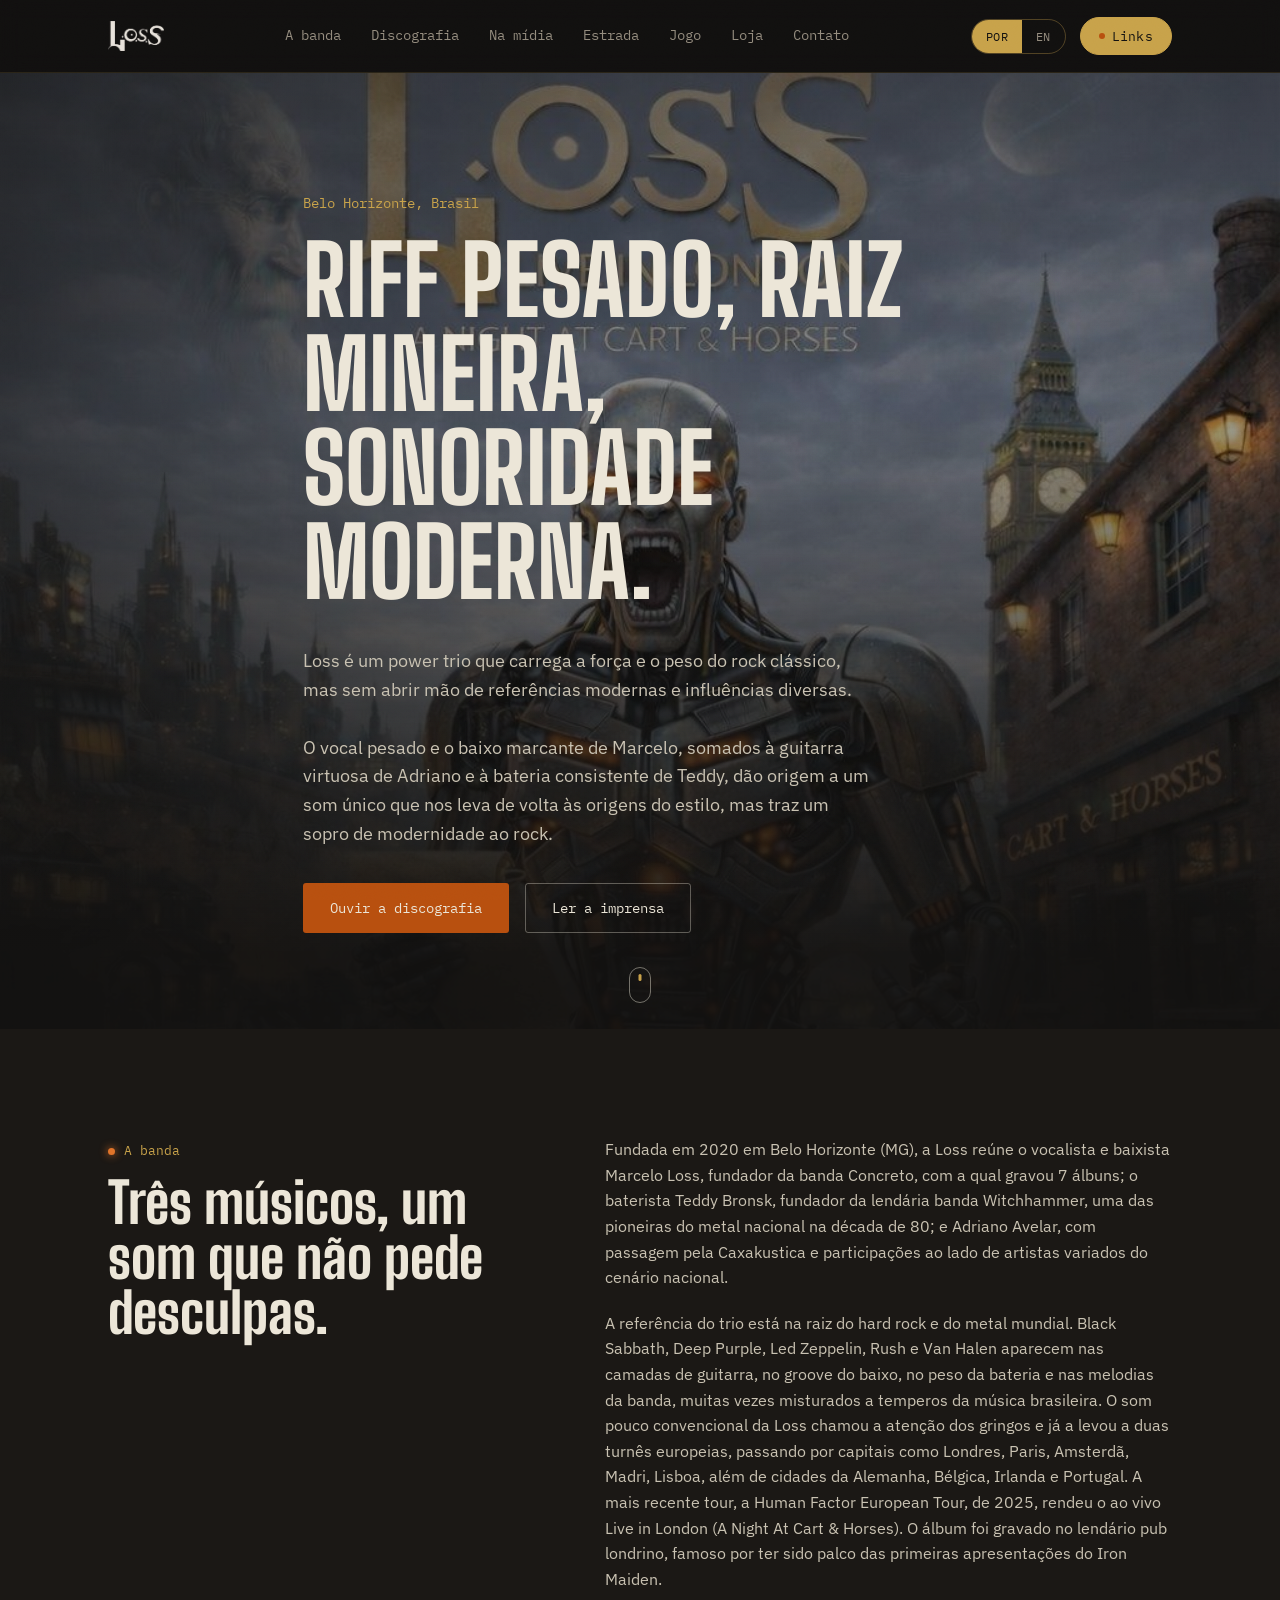
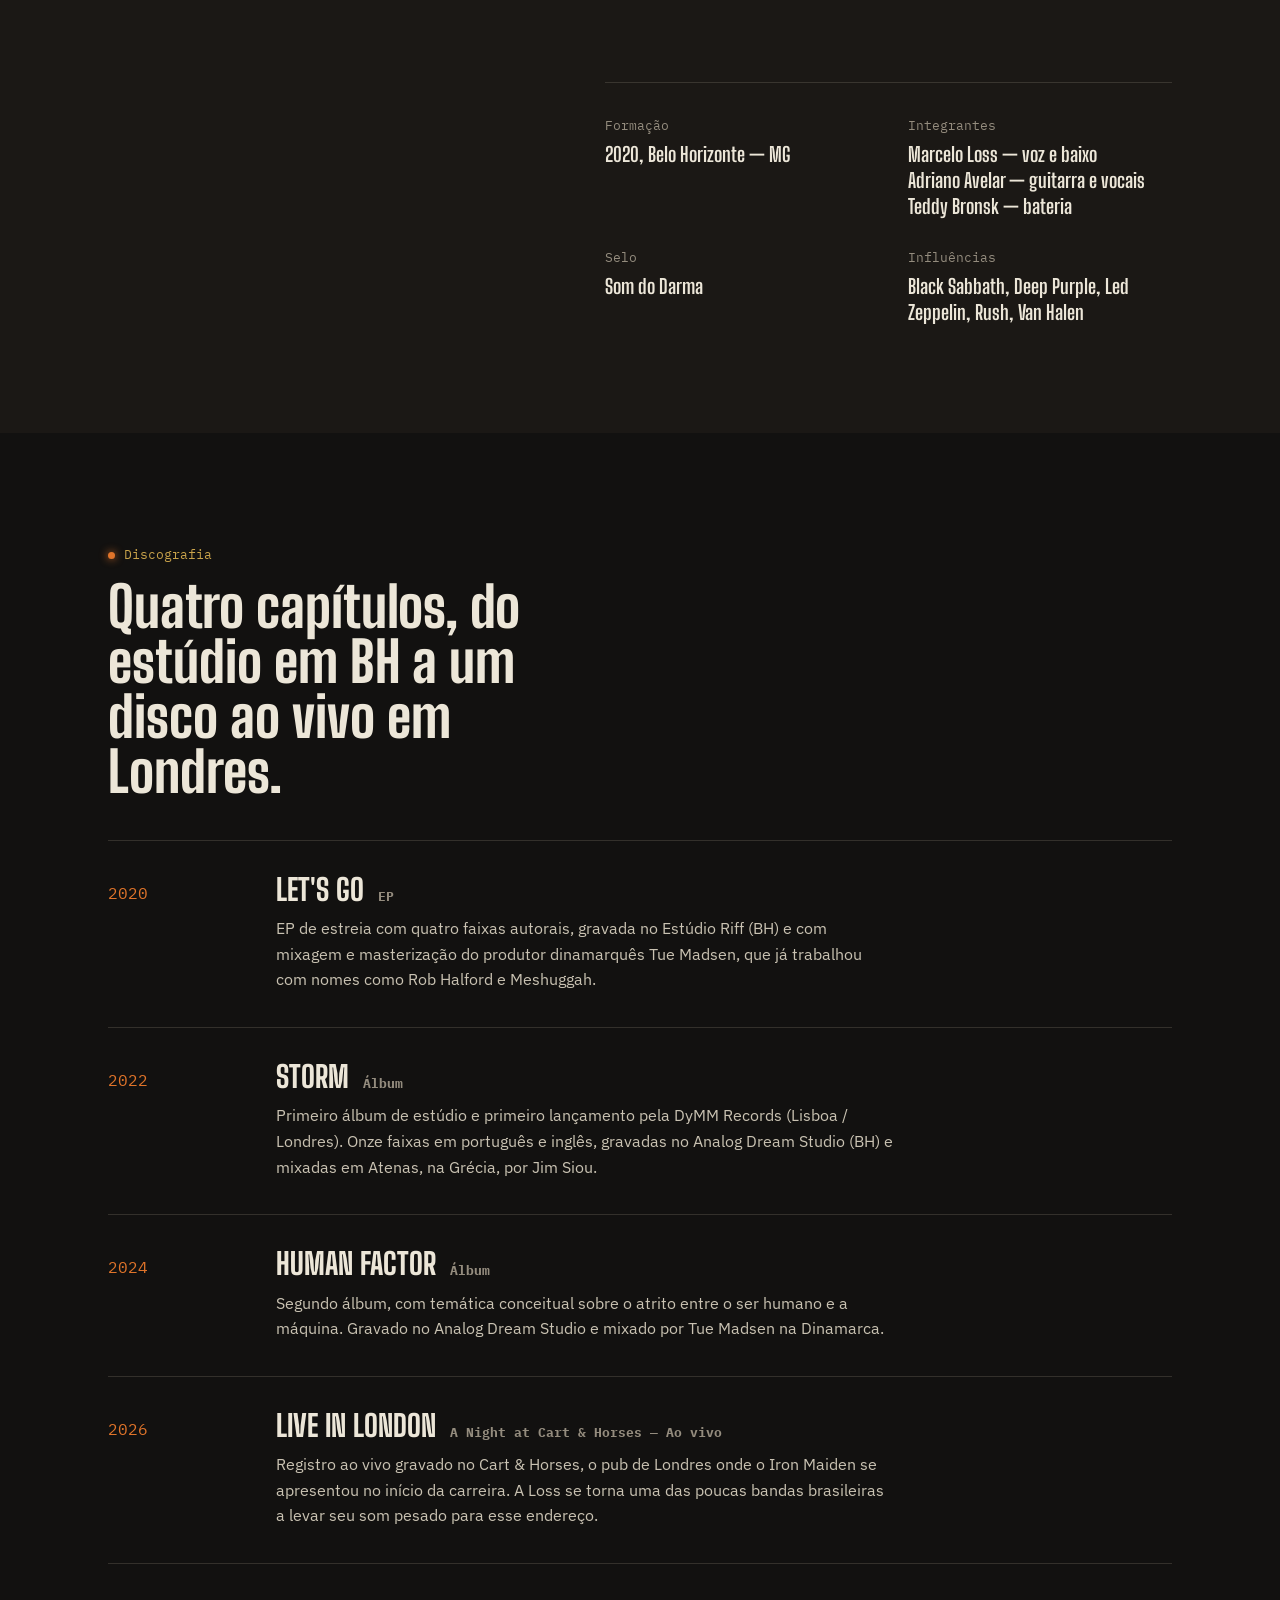
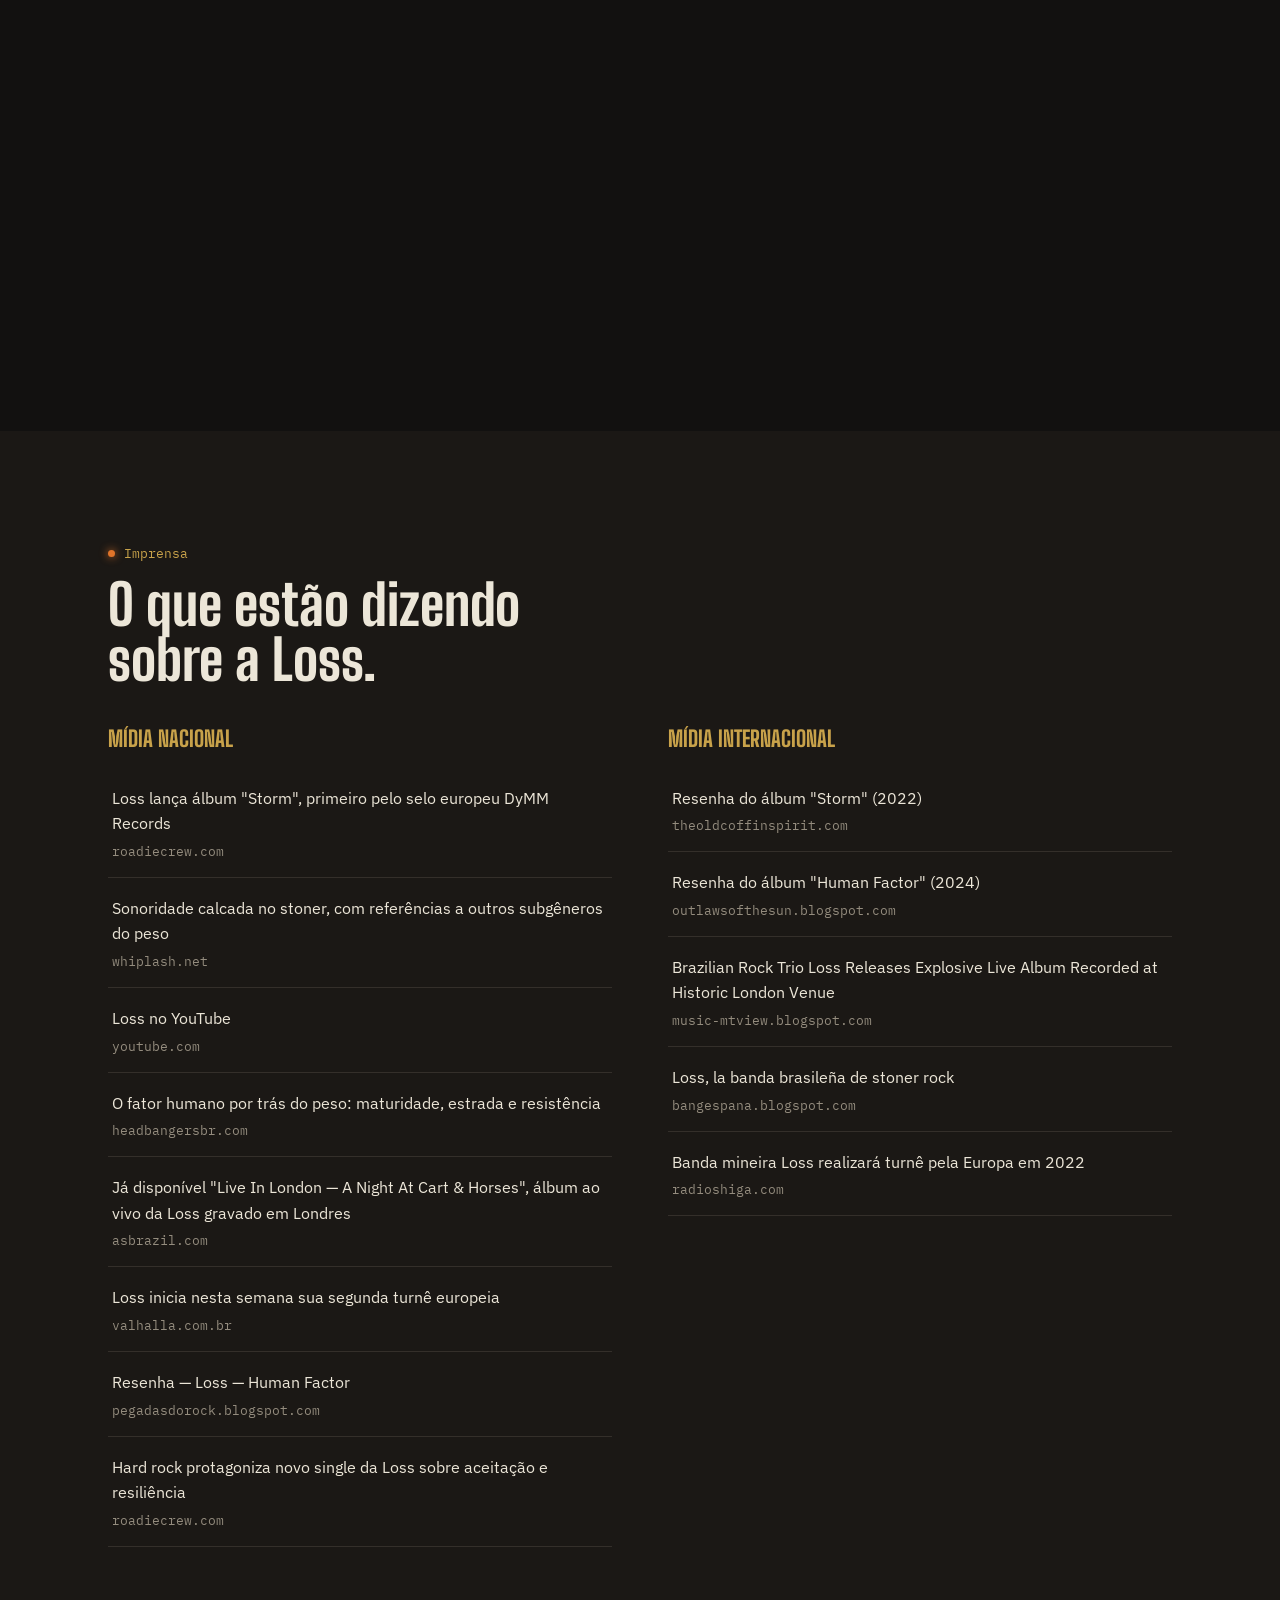
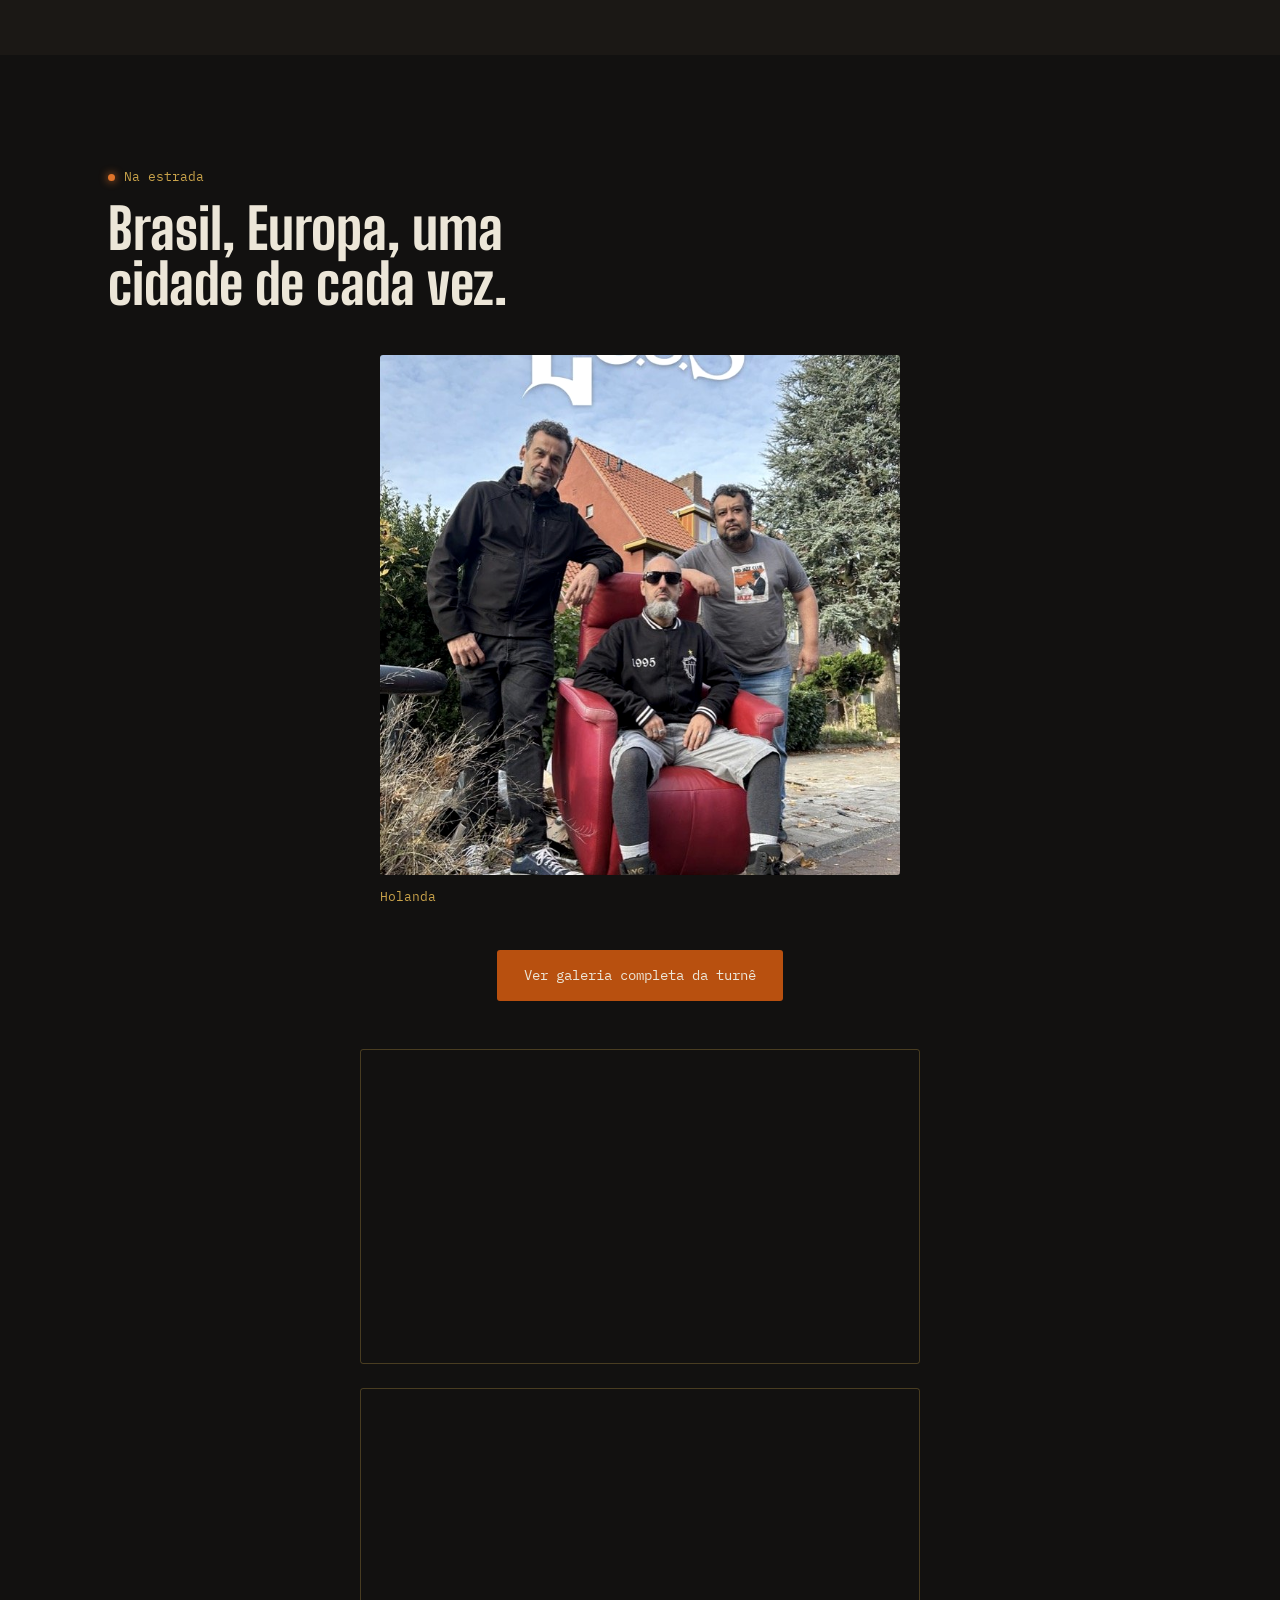
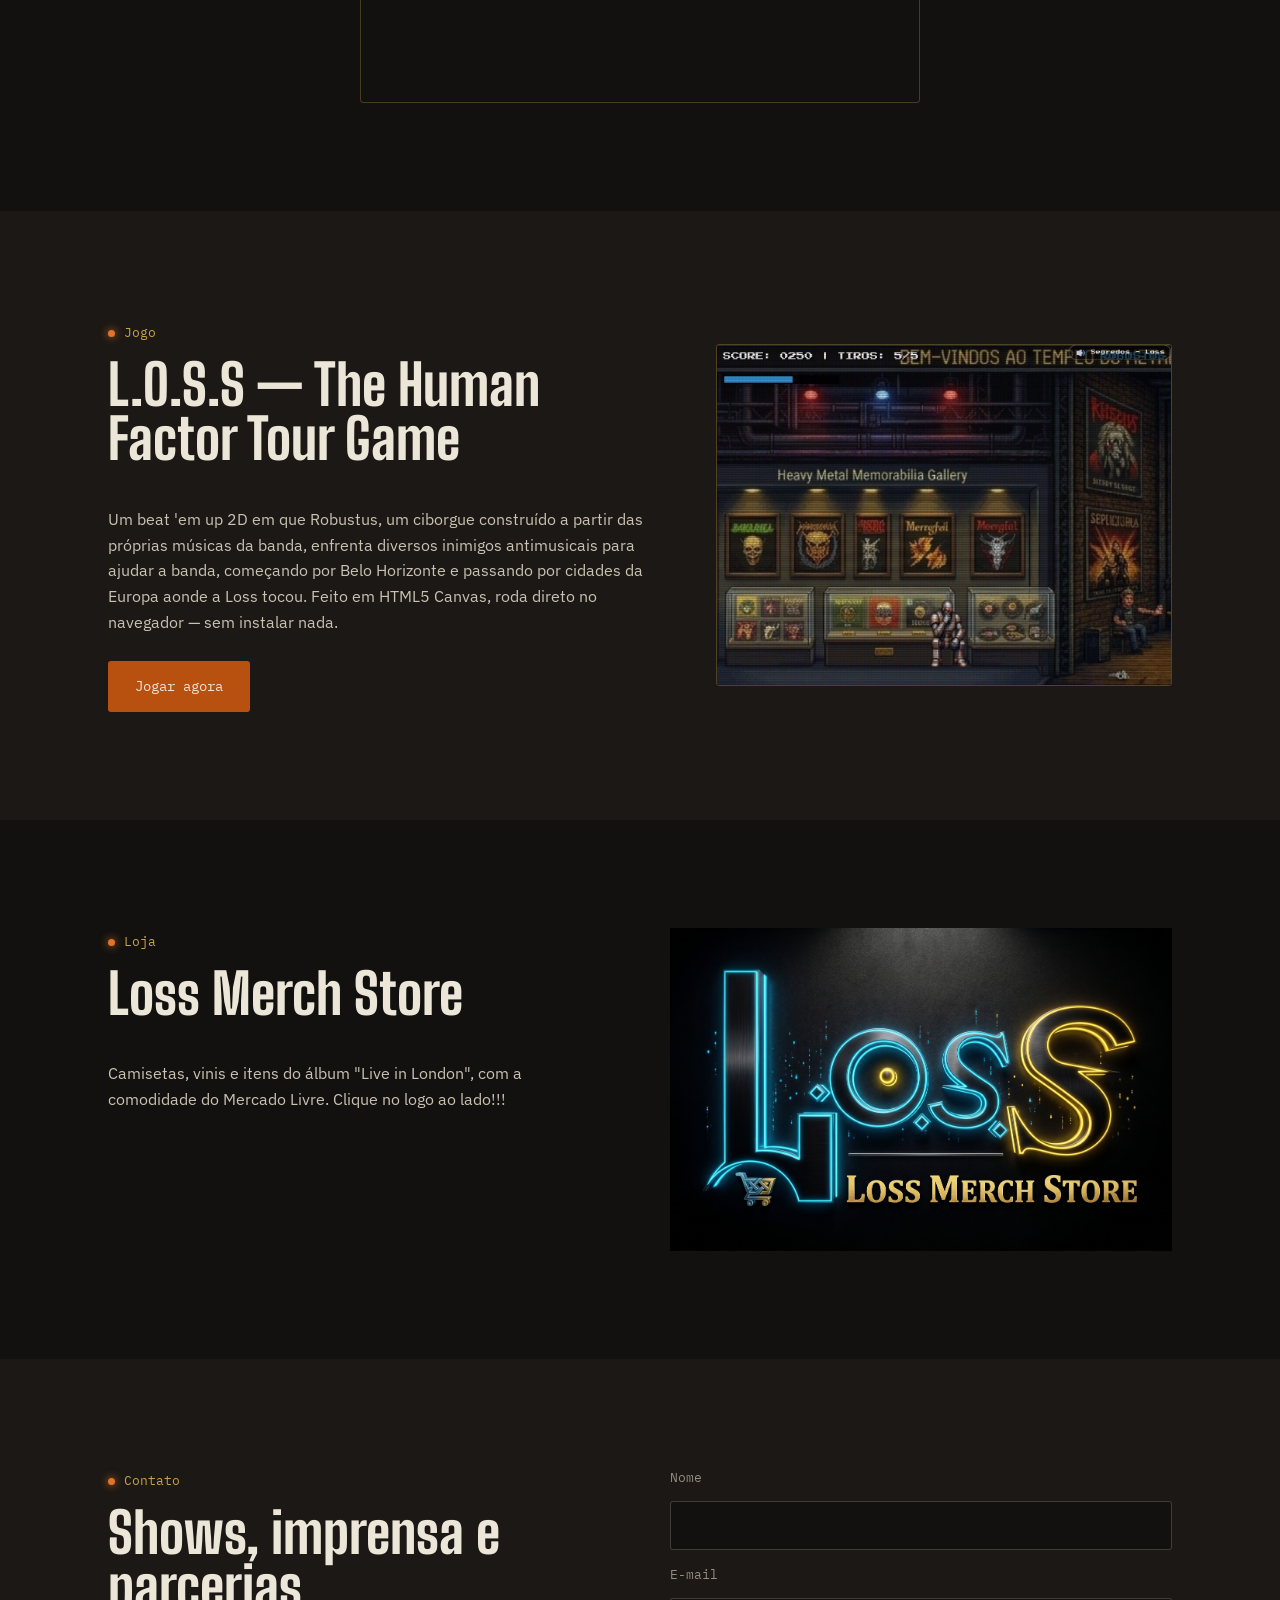
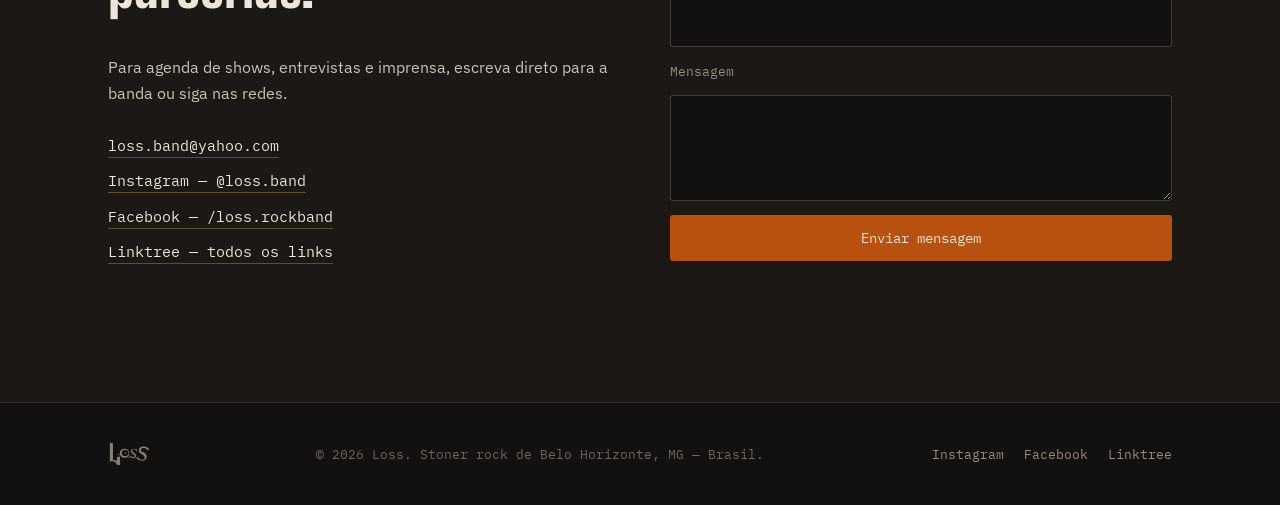
<file: index.html>
<!DOCTYPE html>
<html lang="pt-BR">
<head>
<meta charset="UTF-8">
<meta name="viewport" content="width=device-width, initial-scale=1.0">
<title data-i18n="title">Loss — Stoner Rock de Belo Horizonte</title>
<meta name="description" content="Loss é um power trio de stoner rock de Belo Horizonte (MG), no cast da produtora Som do Darma. Conheça a banda, a discografia e a imprensa." data-i18n-content="meta_description">
<link rel="icon" href="images/logo-loss.png">
<link rel="preconnect" href="https://fonts.googleapis.com">
<link rel="preconnect" href="https://fonts.gstatic.com" crossorigin>
<link href="https://fonts.googleapis.com/css2?family=Big+Shoulders+Display:wght@600;700;800;900&family=IBM+Plex+Sans:wght@400;500;600&family=IBM+Plex+Mono:wght@500&display=swap" rel="stylesheet">
<link rel="stylesheet" href="css/style.css">
</head>
<body>

<div class="grain"></div>

<header class="site-header" id="top">
  <div class="wrap header-inner">
    <a href="#top" class="brand">
      <img src="images/logo-loss.png" alt="Loss" class="brand-mark">
    </a>
    <button class="nav-toggle" id="navToggle" aria-expanded="false" aria-controls="primaryNav" aria-label="Abrir menu" data-i18n-aria-label="nav_toggle_aria">
      <span></span><span></span><span></span>
    </button>
    <nav class="primary-nav" id="primaryNav">
      <a href="#sobre" data-i18n="nav_sobre">A banda</a>
      <a href="#discografia" data-i18n="nav_discografia">Discografia</a>
      <a href="#midia" data-i18n="nav_midia">Na mídia</a>
      <a href="#fotos" data-i18n="nav_fotos">Estrada</a>
      <a href="#jogo" data-i18n="nav_jogo">Jogo</a>
      <a href="#loja" data-i18n="nav_loja">Loja</a>
      <a href="#contato" data-i18n="nav_contato">Contato</a>
    </nav>
    <div class="header-cta">
      <div class="lang-toggle" role="group" aria-label="Idioma / Language">
        <button type="button" class="lang-btn is-active" data-lang="pt" aria-pressed="true">POR</button>
        <button type="button" class="lang-btn" data-lang="en" aria-pressed="false">EN</button>
      </div>
      <a href="https://linktr.ee/Lossband" target="_blank" rel="noopener" class="nav-linktree" data-i18n="nav_links">Links</a>
    </div>
  </div>
</header>

<main>

  <!-- HERO -->
  <section class="hero">
    <div class="hero-bg">
      <img src="images/capa-live-london.jpg" alt="Capa do álbum ao vivo Loss — Live in London, A Night at Cart &amp; Horses" loading="eager" data-i18n-alt="hero_bg_alt">
      <div class="hero-scrim"></div>
    </div>
    <div class="wrap hero-inner">
      <p class="hero-kicker" data-i18n="hero_kicker">Belo Horizonte, Brasil</p>
      <h1 class="hero-title" data-i18n="hero_title">Riff pesado, raiz mineira, sonoridade moderna.</h1>
      <p class="hero-lede" data-i18n="hero_lede">Loss é um power trio que carrega a força e o peso do rock clássico, mas sem abrir mão de referências modernas e influências diversas.<br><br>O vocal pesado e o baixo marcante de Marcelo, somados à guitarra virtuosa de Adriano e à bateria consistente de Teddy, dão origem a um som único que nos leva de volta às origens do estilo, mas traz um sopro de modernidade ao rock.</p>
      <div class="hero-actions">
        <a href="#discografia" class="btn btn-primary" data-i18n="hero_btn_primary">Ouvir a discografia</a>
        <a href="#midia" class="btn btn-ghost" data-i18n="hero_btn_ghost">Ler a imprensa</a>
      </div>
    </div>
    <a href="#sobre" class="scroll-cue" aria-label="Rolar para a próxima seção" data-i18n-aria-label="scrollcue_aria">
      <span></span>
    </a>
  </section>

  <!-- SOBRE -->
  <section class="section sobre" id="sobre">
    <div class="wrap sobre-grid">
      <div class="sobre-heading">
        <span class="eyebrow" data-i18n="sobre_eyebrow">A banda</span>
        <h2 data-i18n="sobre_h2">Três músicos, um som que não pede desculpas.</h2>
      </div>
      <div class="sobre-copy">
        <p data-i18n="sobre_p1"> Fundada em 2020 em Belo Horizonte (MG), a Loss reúne o vocalista e baixista Marcelo Loss, fundador da banda Concreto, com a qual gravou 7 álbuns; o baterista Teddy Bronsk, fundador da lendária banda Witchhammer, uma das pioneiras do metal nacional na década de 80; e Adriano Avelar, com passagem pela Caxakustica e participações ao lado de artistas variados do cenário nacional.</p>
        <p data-i18n="sobre_p2">A referência do trio está na raiz do hard rock e do metal mundial. Black Sabbath, Deep Purple, Led Zeppelin, Rush e Van Halen aparecem nas camadas de guitarra, no groove do baixo, no peso da bateria e nas melodias da banda, muitas vezes misturados a temperos da música brasileira. O som pouco convencional da Loss chamou a atenção dos gringos e já a levou a duas turnês europeias, passando por capitais como Londres, Paris, Amsterdã, Madri, Lisboa, além de cidades da Alemanha, Bélgica, Irlanda e Portugal. A mais recente tour, a Human Factor European Tour, de 2025, rendeu o ao vivo Live in London (A Night At Cart & Horses). O álbum foi gravado no lendário pub londrino, famoso por ter sido palco das primeiras apresentações do Iron Maiden.</p>
        </div>
      <dl class="sobre-facts">
        <div>
          <dt data-i18n="sobre_fact1_dt">Formação</dt>
          <dd>2020, Belo Horizonte — MG</dd>
        </div>
        <div>
          <dt data-i18n="sobre_fact2_dt">Integrantes</dt>
          <dd data-i18n="sobre_fact2_dd">Marcelo Loss — voz e baixo<br>Adriano Avelar — guitarra e vocais<br>Teddy Bronsk — bateria</dd>
        </div>
        <div>
          <dt data-i18n="sobre_fact3_dt">Selo</dt>
          <dd>Som do Darma</dd>
        </div>
        <div>
          <dt data-i18n="sobre_fact4_dt">Influências</dt>
          <dd>Black Sabbath, Deep Purple, Led Zeppelin, Rush, Van Halen</dd>
        </div>
      </dl>
    </div>
  </section>

  <!-- DISCOGRAFIA -->
  <section class="section discografia" id="discografia">
    <div class="wrap">
      <span class="eyebrow" data-i18n="discografia_eyebrow">Discografia</span>
      <h2 data-i18n="discografia_h2">Quatro capítulos, do estúdio em BH a um disco ao vivo em Londres.</h2>

      <ol class="timeline">
        <li class="timeline-item">
          <div class="timeline-year">2020</div>
          <div class="timeline-body">
            <h3>Let's Go <span>EP</span></h3>
            <p data-i18n="disco1_p">EP de estreia de com quatro faixas autorais, gravada no Estúdio Riff (BH) e com mixagem e masterização do produtor dinamarquês Tue Madsen, que já trabalhou com nomes como Rob Halford e Meshuggah.</p>
          </div>
        </li>
        <li class="timeline-item">
          <div class="timeline-year">2022</div>
          <div class="timeline-body">
            <h3>Storm <span data-i18n="disco2_span">Álbum</span></h3>
            <p data-i18n="disco2_p">Primeiro álbum de estúdio e primeiro lançamento pela DyMM Records (Lisboa / Londres). Onze faixas em português e inglês, gravadas no Analog Dream Studio (BH) e mixadas em Atenas, na Grécia, por Jim Siou.</p>
          </div>
        </li>
        <li class="timeline-item">
          <div class="timeline-year">2024</div>
          <div class="timeline-body">
            <h3>Human Factor <span data-i18n="disco3_span">Álbum</span></h3>
            <p data-i18n="disco3_p">Segundo álbum, com temática conceitual sobre o atrito entre o ser humano e a máquina. Gravado no Analog Dream Studio e mixado por Tue Madsen na Dinamarca.</p>
          </div>
        </li>
        <li class="timeline-item">
          <div class="timeline-year">2026</div>
          <div class="timeline-body">
            <h3>Live in London <span data-i18n="disco4_span">A Night at Cart &amp; Horses — Ao vivo</span></h3>
            <p data-i18n="disco4_p">Registro ao vivo gravado no Cart &amp; Horses, o pub de Londres onde o Iron Maiden se apresentou no início da carreira. A Loss se torna uma das poucas bandas brasileiras a levar seu som pesado para esse endereço.</p>
          </div>
        </li>
      </ol>
      <iframe data-testid="embed-iframe" style="border-radius:12px" src="https://open.spotify.com/embed/artist/4vLe9mv8ulQuD9dA9IFySS?utm_source=generator&si=fca35d1669e7429e" width="100%" height="352" frameBorder="0" allowfullscreen="" allow="autoplay; clipboard-write; encrypted-media; fullscreen; picture-in-picture" loading="lazy"></iframe>
    </div>
  </section>

  <!-- NA MÍDIA -->
  <section class="section midia" id="midia">
    <div class="wrap">
      <span class="eyebrow" data-i18n="midia_eyebrow">Imprensa</span>
      <h2 data-i18n="midia_h2">O que estão dizendo sobre a Loss.</h2>

      <div class="midia-columns">
        <div class="midia-col">
          <h3 data-i18n="midia_nacional_h3">Mídia nacional</h3>
          <ul class="link-list">
                        <li>
              <a href="https://roadiecrew.com/loss-lanca-album-storm-primeiro-pelo-selo-europeu-dymm-records/" target="_blank" rel="noopener">
                <span class="link-title" data-i18n="link_nat_1">Loss lança álbum "Storm", primeiro pelo selo europeu DyMM Records</span>
                <span class="link-source">roadiecrew.com</span>
              </a>
            </li>
            <li>
              <a href="https://whiplash.net/materias/cds/367064-loss.html" target="_blank" rel="noopener">
                <span class="link-title" data-i18n="link_nat_2">Sonoridade calcada no stoner, com referências a outros subgêneros do peso</span>
                <span class="link-source">whiplash.net</span>
              </a>
            </li>
            <li>
              <a href="https://www.youtube.com/watch?v=PR-uIpWb7AE" target="_blank" rel="noopener">
                <span class="link-title" data-i18n="link_nat_3">Loss no YouTube</span>
                <span class="link-source">youtube.com</span>
              </a>
            </li>
            <li>
              <a href="https://headbangersbr.com/loss-o-fator-humano-por-tras-do-peso-maturidade-estrada-e-resistencia/" target="_blank" rel="noopener">
                <span class="link-title" data-i18n="link_nat_4">O fator humano por trás do peso: maturidade, estrada e resistência</span>
                <span class="link-source">headbangersbr.com</span>
              </a>
            </li>
            <li>
              <a href="https://www.asbrazil.com/news/view/2743-ja-disponivel-live-in-london-a-night-at-cart-horses-album-ao-vivo-do-loss-gravado-em-londres" target="_blank" rel="noopener">
                <span class="link-title" data-i18n="link_nat_5">Já disponível "Live In London — A Night At Cart &amp; Horses", álbum ao vivo da Loss gravado em Londres</span>
                <span class="link-source">asbrazil.com</span>
              </a>
            </li>
            <li>
              <a href="https://www.valhalla.com.br/website/loss-inicia-nesta-semana-sua-segunda-turne-europeia/" target="_blank" rel="noopener">
                <span class="link-title" data-i18n="link_nat_6">Loss inicia nesta semana sua segunda turnê europeia</span>
                <span class="link-source">valhalla.com.br</span>
              </a>
            </li>
            <li>
              <a href="https://pegadasdorock.blogspot.com/2024/08/resenha-loss-human-factor.html?m=1" target="_blank" rel="noopener">
                <span class="link-title" data-i18n="link_nat_7">Resenha — Loss — Human Factor</span>
                <span class="link-source">pegadasdorock.blogspot.com</span>
              </a>
            </li>
            <li>
              <a href="https://roadiecrew.com/hard-rock-protagoniza-novo-single-da-loss-sobre-aceitacao-e-resiliencia/" target="_blank" rel="noopener">
                <span class="link-title" data-i18n="link_nat_8">Hard rock protagoniza novo single da Loss sobre aceitação e resiliência</span>
                <span class="link-source">roadiecrew.com</span>
              </a>
            </li>
          </ul>
        </div>
        <div class="midia-col">
          <h3 data-i18n="midia_internacional_h3">Mídia internacional</h3>
          <ul class="link-list">
            <li>
              <a href="https://theoldcoffinspirit.com/loss-storm-2022/" target="_blank" rel="noopener">
                <span class="link-title" data-i18n="link_int_1">Resenha do álbum "Storm" (2022)</span>
                <span class="link-source">theoldcoffinspirit.com</span>
              </a>
            </li>
            <li>
              <a href="https://outlawsofthesun.blogspot.com/2024/08/human-factor-loss-album-review.html" target="_blank" rel="noopener">
                <span class="link-title" data-i18n="link_int_2">Resenha do álbum "Human Factor" (2024)</span>
                <span class="link-source">outlawsofthesun.blogspot.com</span>
              </a>
            </li>
            <li>
              <a href="https://music-mtview.blogspot.com/2026/06/brazilian-rock-trio-loss-releases.html?m=1" target="_blank" rel="noopener">
                <span class="link-title">Brazilian Rock Trio Loss Releases Explosive Live Album Recorded at Historic London Venue</span>
                <span class="link-source">music-mtview.blogspot.com</span>
              </a>
            </li>
            <li>
              <a href="https://bangespana.blogspot.com/2023/05/loss-la-banda-brasilena-de-stoner-rock.html?m=1" target="_blank" rel="noopener">
                <span class="link-title">Loss, la banda brasileña de stoner rock</span>
                <span class="link-source">bangespana.blogspot.com</span>
              </a>
            </li>
            <li>
              <a href="https://wp.radioshiga.com/2022/01/banda-mineira-loss-realizara-turne-pela-europa-em-2022/" target="_blank" rel="noopener">
                <span class="link-title" data-i18n="link_int_5">Banda mineira Loss realizará turnê pela Europa em 2022</span>
                <span class="link-source">radioshiga.com</span>
              </a>
            </li>
          </ul>
        </div>
      </div>
    </div>
  </section>

  <!-- ESTRADA / FOTOS -->
  <section class="section estrada" id="fotos">
    <div class="wrap">
      <span class="eyebrow" data-i18n="estrada_eyebrow">Na estrada</span>
      <h2 data-i18n="estrada_h2">Brasil, Europa, uma cidade de cada vez.</h2>
    </div>
    <div class="estrada-strip estrada-strip--single">
      <figure>
        <img src="images/foto-sofa-holanda.jpg" alt="A banda Loss ao lado de um sofá vermelho encontrado numa calçada na Holanda" loading="lazy" data-i18n-alt="estrada_photo_alt">
        <figcaption data-i18n="estrada_figcaption">Holanda</figcaption>
      </figure>
    </div>
    <div class="wrap estrada-cta">
      <a href="galeria.html" class="btn btn-primary" data-i18n="estrada_cta_btn">Ver galeria completa da turnê</a>
    </div>
  <div class="video-container">
    <iframe width="560" height="315" src="https://www.youtube.com/embed/JfxEi8qnJWQ?si=ATL8EQDXcjtNqgWi" title="YouTube video player" frameborder="0" allow="accelerometer; autoplay; clipboard-write; encrypted-media; gyroscope; picture-in-picture; web-share" referrerpolicy="strict-origin-when-cross-origin" allowfullscreen></iframe>
<iframe width="560" height="315" src="https://www.youtube.com/embed/Nd2WCK97MN8?si=gP9R9loCOgRRcEzF" title="YouTube video player" frameborder="0" allow="accelerometer; autoplay; clipboard-write; encrypted-media; gyroscope; picture-in-picture; web-share" referrerpolicy="strict-origin-when-cross-origin" allowfullscreen></iframe>
  </div>
  </section>

  <!-- JOGO -->
  <section class="section jogo" id="jogo">
    <div class="wrap jogo-grid">
      <div>
        <span class="eyebrow" data-i18n="jogo_eyebrow">Jogo</span>
        <h2>L.O.S.S — The Human Factor Tour Game</h2>
        <p data-i18n="jogo_p">Um beat 'em up 2D em que Robustus, um ciborgue construído a partir das próprias músicas da banda, enfrenta diversos inimigos antimusicais para ajudar a banda, começando por Belo Horizonte e passando por cidades da Europa aonde a Loss tocou. Feito em HTML5 Canvas, roda direto no navegador — sem instalar nada.</p>
        <a href="game/index.html" class="btn btn-primary" data-i18n="jogo_btn">Jogar agora</a>
      </div>
      <img src="images/snap game.jpg" alt="Cena do jogo L.O.S.S — The Human Factor Tour, com Robustus na galeria de memorabília heavy metal" class="jogo-photo" data-i18n-alt="jogo_photo_alt">
    </div>
  </section>

  <!-- LOJA -->
  <section class="section loja" id="loja">
    <div class="wrap loja-grid">
      <div>
        <span class="eyebrow" data-i18n="loja_eyebrow">Loja</span>
        <h2>Loss Merch Store</h2>
        <p data-i18n="loja_p">Camisetas, vinis e itens do álbum "Live in London" , com a comodidade do Mercado Livre. Clique no logo ao lado !!!</p>
      </div>
      <a href="https://www.mercadolivre.com.br/pagina/tj8gq839#from=share_eshop" target="_blank" class="btn-loss-store">
        <!-- Referência da imagem. Certifique-se de que a imagem esteja na mesma pasta ou ajuste o caminho -->
        <img src="Loss Merch.jpg" alt="Logo Loss">
        </a>
    </div>
  </section>


  <!-- CONTATO -->
  <section class="section contato" id="contato">
    <div class="wrap contato-grid">
      <div>
        <span class="eyebrow" data-i18n="contato_eyebrow">Contato</span>
        <h2 data-i18n="contato_h2">Shows, imprensa e parcerias.</h2>
        <p data-i18n="contato_p">Para agenda de shows, entrevistas e imprensa, escreva direto para a banda ou siga nas redes.</p>
        <ul class="contato-list">
          <li><a href="mailto:loss.band@yahoo.com">loss.band@yahoo.com</a></li>
          <li><a href="https://www.instagram.com/loss.band" target="_blank" rel="noopener">Instagram — @loss.band</a></li>
          <li><a href="https://www.facebook.com/loss.rockband" target="_blank" rel="noopener">Facebook — /loss.rockband</a></li>
          <li><a href="https://linktr.ee/Lossband" target="_blank" rel="noopener" data-i18n="contato_list_linktree">Linktree — todos os links</a></li>
        </ul>
      </div>
      <form class="contato-form" id="contatoForm">
        <label for="nome" data-i18n="contato_label_nome">Nome</label>
        <input type="text" id="nome" name="nome" required>

        <label for="email" data-i18n="contato_label_email">E-mail</label>
        <input type="email" id="email" name="email" required>

        <label for="mensagem" data-i18n="contato_label_mensagem">Mensagem</label>
        <textarea id="mensagem" name="mensagem" rows="4" required></textarea>

        <button type="submit" class="btn btn-primary" data-i18n="contato_submit">Enviar mensagem</button>
        <p class="contato-note" id="contatoNote" role="status" aria-live="polite"></p>
      </form>
    </div>
  </section>

</main>

<footer class="site-footer">
  <div class="wrap footer-inner">
    <img src="images/logo-loss.png" alt="Loss" class="footer-mark">
    <p>&copy; <span id="year"></span> <span data-i18n="footer_copy">Loss. Stoner rock de Belo Horizonte, MG — Brasil.</span></p>
    <div class="footer-social">
      <a href="https://www.instagram.com/loss.band" target="_blank" rel="noopener">Instagram</a>
      <a href="https://www.facebook.com/loss.rockband" target="_blank" rel="noopener">Facebook</a>
      <a href="https://linktr.ee/Lossband" target="_blank" rel="noopener">Linktree</a>
    </div>
  </div>
</footer>

<script src="js/i18n.js"></script>
<script src="js/script.js"></script>
</body>
</html>
</file>
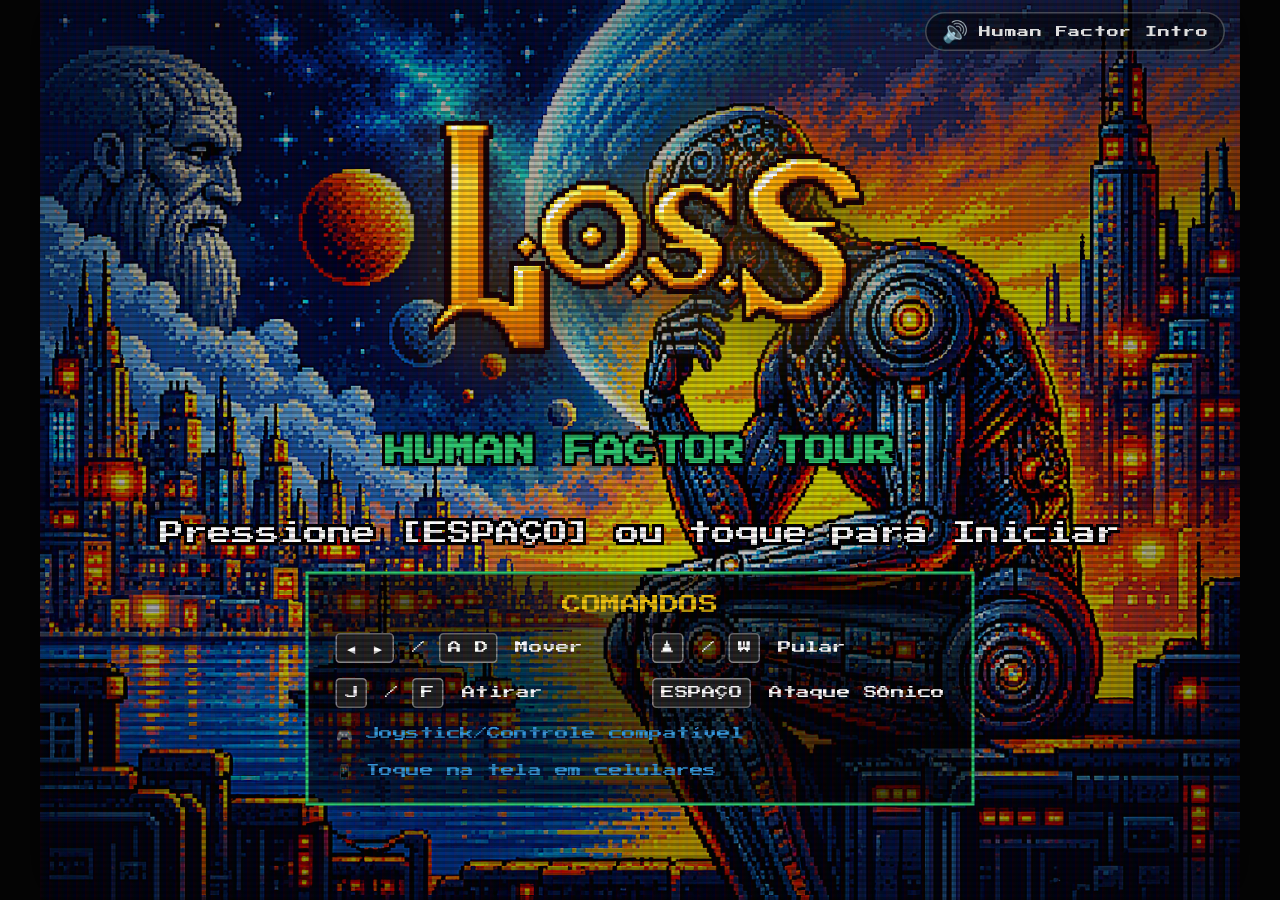
<file: game/index.html>
<!DOCTYPE html>
<html lang="pt-BR">
<head>
    <meta charset="UTF-8">
    <meta name="viewport" content="width=device-width, initial-scale=1.0, maximum-scale=1.0, user-scalable=no, viewport-fit=cover">
    <title>L.O.S.S - The Human Factor Tour</title>
    <link href="https://fonts.googleapis.com/css2?family=Press+Start+2P&display=swap" rel="stylesheet">
    <script>
        var l = document.createElement('link');
        l.rel = 'stylesheet';
        l.href = 'style.css?v=' + Date.now();
        document.head.appendChild(l);
    </script>
</head>
<body>
    <div id="viewport-wrap">
        <div id="game-container">
            <div id="crt-overlay"></div>

            <canvas id="gameCanvas" width="800" height="600"></canvas>

            <!-- Widget de música: nome da faixa + mute (sempre visível, independente da tela) -->
            <div id="music-widget" class="ui-layer-passthrough">
                <button id="mute-btn" aria-label="Mutar música">🔊</button>
                <span id="track-name">Human Factor Intro</span>
            </div>

            <!-- Tela Inicial com Background -->
            <div id="start-screen" class="ui-layer">
                <img id="logo-loss" src="assets/logo_loss.png" alt="L.O.S.S">
                <h2>HUMAN FACTOR TOUR</h2>
                <p id="start-prompt">Pressione [ESPAÇO] ou toque para Iniciar</p>

                <div id="instructions">
                    <div class="instructions-title">COMANDOS</div>
                    <div class="instructions-grid">
                        <div><span class="key">◄ ►</span> / <span class="key">A D</span> Mover</div>
                        <div><span class="key">▲</span> / <span class="key">W</span> Pular</div>
                        <div><span class="key">J</span> / <span class="key">F</span> Atirar</div>
                        <div><span class="key">ESPAÇO</span> Ataque Sônico</div>
                        <div class="instructions-alt">🎮 Joystick/Controle compatível</div>
                        <div class="instructions-alt">📱 Toque na tela em celulares</div>
                    </div>
                </div>
            </div>

            <!-- Tela de História (conteúdo preenchido dinamicamente por fase via JS) -->
            <div id="story-screen" class="ui-layer" style="display: none;">
                <h3 id="story-title">FASE 1: MR. ROCK (BH)</h3>
                <p id="story-text">
                    O ano é 2026. A Inteligência Artificial padronizou a música.
                    <br><br>
                    <span class="highlight-robus">ROBUSTUS</span>, o ciborgue filósofo, desperta em Belo Horizonte para recuperar a essência analógica.
                    <br><br>
                    Cuidado... <span class="highlight-boss">O METRÔNOMO EXECUTOR</span> assumiu o controle do palco principal!
                </p>
                <p class="blink" id="story-prompt">Pressione [ESPAÇO] ou toque para Entrar no Bar</p>
            </div>

            <div id="hud" class="ui-layer" style="display: none;">
                <div id="hud-score">SCORE: 0000 | TIROS: 5/5</div>
                <div id="hud-lives">FASE: 1</div>
            </div>

        </div>

        <!-- Controles virtuais para toque (mobile) — fora do container escalado, ancorados
             na viewport real, pra aproveitar as faixas pretas que sobram nas laterais em
             telas bem largas (celular em paisagem) em vez de flutuar por cima do jogo -->
        <div id="touch-controls" style="display: none;">
            <div id="touch-dpad">
                <button id="btn-left" class="touch-btn dpad-btn" aria-label="Esquerda">◄</button>
                <button id="btn-right" class="touch-btn dpad-btn" aria-label="Direita">►</button>
                <button id="btn-jump" class="touch-btn dpad-btn" aria-label="Pular">▲</button>
            </div>
            <div id="touch-actions">
                <button id="btn-shoot" class="touch-btn action-btn" aria-label="Atirar">TIRO</button>
                <button id="btn-sonic" class="touch-btn action-btn action-btn-big" aria-label="Ataque Sônico">SÔNICO</button>
            </div>
        </div>

        <!-- Aviso para girar o aparelho (fora do container escalado, cobre a viewport real) -->
        <div id="rotate-overlay">
            <div class="rotate-icon">⟳</div>
            <p>Gire seu aparelho para jogar em modo paisagem</p>
        </div>
    </div>
    <script>
        var s = document.createElement('script');
        s.src = 'game.js?v=' + Date.now();
        document.body.appendChild(s);
    </script>
</body>
</html>
</file>
<file: css/style.css>
/* ==========================================================================
   Loss — landing page
   Paleta: preto carvão + aço + latão/âmbar (metal industrial + stoner rock)
   Tipografia: Big Shoulders Display (títulos, condensada, corte industrial)
               IBM Plex Sans (texto)  /  IBM Plex Mono (rótulos)
   ========================================================================== */

:root {
  --black:      #121110;
  --charcoal:   #1b1815;
  --charcoal-2: #221e19;
  --stone:      #948c7e;
  --stone-dim:  #6b655a;
  --bone:       #ece6d8;
  --bone-dim:   #c9c2b2;
  --ember:      #b8500f;
  --ember-hi:   #e0742a;
  --brass:      #c8a24a;

  --font-display: "Big Shoulders Display", sans-serif;
  --font-body: "IBM Plex Sans", -apple-system, BlinkMacSystemFont, sans-serif;
  --font-mono: "IBM Plex Mono", "SFMono-Regular", monospace;

  --wrap: 1120px;
  --radius: 3px;
}

* { box-sizing: border-box; }

html {
  scroll-behavior: smooth;
}

@media (prefers-reduced-motion: reduce) {
  html { scroll-behavior: auto; }
  * { animation-duration: 0.001ms !important; animation-iteration-count: 1 !important; transition-duration: 0.001ms !important; }
}

body {
  margin: 0;
  background: var(--black);
  color: var(--bone);
  font-family: var(--font-body);
  font-size: 16px;
  line-height: 1.6;
  -webkit-font-smoothing: antialiased;
}

img { max-width: 100%; display: block; }

a { color: inherit; }

.sr-only {
  position: absolute;
  width: 1px; height: 1px;
  padding: 0; margin: -1px;
  overflow: hidden;
  clip: rect(0,0,0,0);
  white-space: nowrap;
  border: 0;
}

:focus-visible {
  outline: 2px solid var(--ember-hi);
  outline-offset: 3px;
}

.wrap {
  max-width: var(--wrap);
  margin: 0 auto;
  padding: 0 28px;
}

/* faint film-grain texture over everything, fixed */
.grain {
  position: fixed;
  inset: 0;
  pointer-events: none;
  z-index: 999;
  opacity: 0.035;
  mix-blend-mode: overlay;
  background-image: url("data:image/svg+xml,%3Csvg xmlns='http://www.w3.org/2000/svg' width='160' height='160'%3E%3Cfilter id='n'%3E%3CfeTurbulence type='fractalNoise' baseFrequency='0.9' numOctaves='2' stitchTiles='stitch'/%3E%3C/filter%3E%3Crect width='100%25' height='100%25' filter='url(%23n)'/%3E%3C/svg%3E");
}

.eyebrow {
  display: inline-flex;
  align-items: center;
  gap: 9px;
  font-family: var(--font-mono);
  font-size: 13px;
  color: var(--brass);
  margin-bottom: 14px;
}
.eyebrow::before {
  content: "";
  width: 7px; height: 7px;
  border-radius: 50%;
  background: var(--ember-hi);
  box-shadow: 0 0 8px var(--ember-hi);
}

h1, h2, h3 {
  font-family: var(--font-display);
  font-weight: 800;
  line-height: 0.98;
  margin: 0 0 0.4em;
  color: var(--bone);
}

.section h1,
.section h2 {
  font-size: clamp(34px, 5.2vw, 56px);
  max-width: 18ch;
  margin-bottom: 40px;
}

.section p { color: var(--bone-dim); max-width: 62ch; }

/* ---------- header ---------- */

.site-header {
  position: sticky;
  top: 0;
  z-index: 100;
  background: rgba(18, 17, 16, 0.82);
  backdrop-filter: blur(10px);
  border-bottom: 1px solid rgba(200, 162, 74, 0.14);
}

.header-inner {
  display: flex;
  align-items: center;
  justify-content: space-between;
  height: 72px;
}

.brand-mark {
  height: 30px;
  width: auto;
  filter: brightness(0) saturate(100%) invert(94%) sepia(6%) saturate(238%) hue-rotate(357deg) brightness(97%) contrast(92%);
}

.primary-nav {
  display: flex;
  gap: 30px;
}

.primary-nav a {
  font-family: var(--font-mono);
  font-size: 13.5px;
  text-decoration: none;
  color: var(--stone);
  transition: color 0.2s ease;
  position: relative;
}
.primary-nav a:hover { color: var(--brass); }

.header-cta {
  display: flex;
  align-items: center;
  gap: 14px;
}

.lang-toggle {
  display: inline-flex;
  align-items: center;
  border: 1px solid rgba(200, 162, 74, 0.35);
  border-radius: 999px;
  overflow: hidden;
}
.lang-btn {
  background: transparent;
  border: 0;
  color: var(--stone);
  font-family: var(--font-mono);
  font-size: 12px;
  letter-spacing: 0.3px;
  padding: 9px 14px;
  cursor: pointer;
  transition: background 0.2s ease, color 0.2s ease;
}
.lang-btn:hover { color: var(--brass); }
.lang-btn.is-active {
  background: var(--brass);
  color: var(--black);
}
.lang-btn.is-active:hover { color: var(--black); }

.nav-linktree {
  display: inline-flex;
  align-items: center;
  gap: 7px;
  font-family: var(--font-mono);
  font-size: 12.5px;
  letter-spacing: 0.3px;
  text-decoration: none;
  color: var(--black);
  background: var(--brass);
  border: 1px solid var(--brass);
  border-radius: 999px;
  padding: 8px 18px;
  transition: background 0.2s ease, border-color 0.2s ease, transform 0.15s ease;
  white-space: nowrap;
}
.nav-linktree::before {
  content: "";
  width: 6px; height: 6px;
  border-radius: 50%;
  background: var(--ember);
}
.nav-linktree:hover {
  background: var(--ember-hi);
  border-color: var(--ember-hi);
  color: var(--bone);
  transform: translateY(-1px);
}
.nav-linktree:hover::before { background: var(--black); }

.nav-toggle {
  display: none;
  flex-direction: column;
  justify-content: center;
  gap: 5px;
  width: 36px; height: 36px;
  background: none;
  border: 0;
  cursor: pointer;
  padding: 0;
}
.nav-toggle span {
  height: 2px;
  width: 100%;
  background: var(--bone);
}

/* ---------- buttons ---------- */

.btn {
  display: inline-block;
  font-family: var(--font-mono);
  font-size: 14px;
  padding: 13px 26px;
  border-radius: var(--radius);
  text-decoration: none;
  border: 1px solid transparent;
  cursor: pointer;
  transition: transform 0.15s ease, background 0.2s ease, border-color 0.2s ease;
}
.btn:hover { transform: translateY(-1px); }

.btn-primary {
  background: var(--ember);
  color: var(--bone);
}
.btn-primary:hover { background: var(--ember-hi); }

.btn-ghost {
  background: transparent;
  color: var(--bone);
  border-color: rgba(236, 230, 216, 0.35);
}
.btn-ghost:hover { border-color: var(--brass); color: var(--brass); }

/* ---------- hero ---------- */

.hero {
  position: relative;
  min-height: 94vh;
  display: flex;
  align-items: flex-end;
  overflow: hidden;
}

.hero-bg {
  position: absolute;
  inset: 0;
  z-index: 0;
}
.hero-bg img {
  width: 100%;
  height: 100%;
  object-fit: cover;
  object-position: 50% 22%;
}
.hero-scrim {
  position: absolute;
  inset: 0;
  background:
    linear-gradient(180deg, rgba(18,17,16,0.55) 0%, rgba(18,17,16,0.35) 35%, rgba(18,17,16,0.94) 92%),
    linear-gradient(90deg, rgba(18,17,16,0.55) 0%, rgba(18,17,16,0.1) 45%);
}

.hero-inner {
  position: relative;
  z-index: 1;
  padding-bottom: 96px;
  padding-top: 120px;
}

.hero-kicker {
  font-family: var(--font-mono);
  font-size: 13.5px;
  color: var(--brass);
  margin: 0 0 18px;
}

.hero-title {
  font-size: clamp(42px, 8vw, 96px);
  max-width: 15ch;
  text-transform: uppercase;
  letter-spacing: 0.2px;
}

.hero-lede {
  color: var(--bone-dim);
  font-size: 18px;
  max-width: 52ch;
  margin: 20px 0 34px;
}

.hero-actions {
  display: flex;
  gap: 16px;
  flex-wrap: wrap;
}

.scroll-cue {
  position: absolute;
  bottom: 26px;
  left: 50%;
  transform: translateX(-50%);
  z-index: 1;
  width: 22px; height: 36px;
  border: 1px solid rgba(236, 230, 216, 0.45);
  border-radius: 12px;
}
.scroll-cue span {
  position: absolute;
  top: 6px; left: 50%;
  width: 3px; height: 7px;
  background: var(--brass);
  border-radius: 2px;
  transform: translateX(-50%);
  animation: cue 1.8s ease-in-out infinite;
}
@keyframes cue {
  0% { opacity: 1; top: 6px; }
  70% { opacity: 0; top: 18px; }
  100% { opacity: 0; top: 18px; }
}

/* ---------- generic section ---------- */

.section {
  padding: 108px 0;
}
.section:nth-of-type(odd) { background: var(--black); }
.section:nth-of-type(even) { background: var(--charcoal); }

/* ---------- sobre ---------- */

.sobre-grid {
  display: grid;
  grid-template-columns: 1fr 1.3fr;
  gap: 60px;
}

.sobre-heading h2 { position: sticky; top: 110px; }

.sobre-copy p { margin: 0 0 20px; }

.sobre-facts {
  grid-column: 2;
  margin: 10px 0 0;
  padding-top: 32px;
  border-top: 1px solid rgba(148, 140, 126, 0.25);
  display: grid;
  grid-template-columns: repeat(2, 1fr);
  gap: 28px 40px;
}
.sobre-facts dt {
  font-family: var(--font-mono);
  font-size: 12.5px;
  color: var(--stone);
  margin-bottom: 6px;
}
.sobre-facts dd {
  margin: 0;
  font-family: var(--font-display);
  font-weight: 700;
  font-size: 20px;
  line-height: 1.3;
  color: var(--bone);
}

/* ---------- discografia / timeline ---------- */

.timeline {
  list-style: none;
  margin: 0;
  padding: 0;
  border-top: 1px solid rgba(148, 140, 126, 0.25);
}

.timeline-item {
  display: grid;
  grid-template-columns: 140px 1fr;
  gap: 28px;
  padding: 34px 0;
  border-bottom: 1px solid rgba(148, 140, 126, 0.25);
}

.timeline-year {
  font-family: var(--font-mono);
  font-size: 16px;
  color: var(--ember-hi);
  padding-top: 6px;
}

.timeline-body h3 {
  font-size: 30px;
  text-transform: uppercase;
  display: flex;
  align-items: baseline;
  gap: 14px;
  flex-wrap: wrap;
}
.timeline-body h3 span {
  font-family: var(--font-mono);
  font-size: 13px;
  text-transform: none;
  color: var(--stone);
  letter-spacing: 0;
}
.timeline-body p {
  margin: 10px 0 0;
}

/* ---------- na midia ---------- */

.midia-columns {
  display: grid;
  grid-template-columns: 1fr 1fr;
  gap: 56px;
}

.midia-col h3 {
  font-size: 22px;
  text-transform: uppercase;
  color: var(--brass);
  margin-bottom: 20px;
}

.link-list {
  list-style: none;
  margin: 0;
  padding: 0;
}

.link-list li + li { margin-top: 2px; }

.link-list a {
  display: flex;
  flex-direction: column;
  gap: 4px;
  text-decoration: none;
  padding: 16px 4px;
  border-bottom: 1px solid rgba(148, 140, 126, 0.2);
  transition: padding-left 0.2s ease, border-color 0.2s ease;
}
.link-list a:hover {
  padding-left: 12px;
  border-color: var(--ember-hi);
}
.link-title {
  font-size: 16px;
  color: var(--bone);
}
.link-source {
  font-family: var(--font-mono);
  font-size: 12.5px;
  color: var(--stone);
}

/* ---------- estrada / fotos ---------- */

.estrada .wrap { margin-bottom: 44px; }

.estrada-strip {
  display: flex;
  gap: 18px;
  padding: 0 28px 6px;
  max-width: var(--wrap);
  margin: 0 auto;
  overflow-x: auto;
  scroll-snap-type: x proximity;
}
.estrada-strip figure {
  margin: 0;
  flex: 0 0 auto;
  width: min(70vw, 420px);
  scroll-snap-align: start;
  position: relative;
}
.estrada-strip img {
  width: 100%;
  height: 520px;
  object-fit: cover;
  border-radius: var(--radius);
  filter: grayscale(0.15) contrast(1.05);
}
.estrada-strip figcaption {
  font-family: var(--font-mono);
  font-size: 13px;
  color: var(--brass);
  margin-top: 12px;
}
.estrada-strip--single {
  justify-content: center;
}
.estrada-strip--single figure {
  width: min(85vw, 520px);
}
.estrada-cta {
  text-align: center;
  margin: 36px auto 0;
}
.video-container {
  max-width: var(--wrap);
  margin: 48px auto 0;
  padding: 0 28px;
  display: flex;
  flex-wrap: wrap;
  justify-content: center;
  gap: 24px;
}
.video-container iframe {
  width: 100%;
  max-width: 560px;
  aspect-ratio: 16 / 9;
  height: auto;
  border-radius: var(--radius);
  border: 1px solid rgba(200, 162, 74, 0.3);
}
/* ---------- jogo ---------- */

.jogo-grid {
  display: grid;
  grid-template-columns: 1.2fr 1fr;
  gap: 60px;
  align-items: center;
}
.jogo-grid .btn { margin-top: 10px; }

.jogo-card {
  border: 1px solid rgba(200, 162, 74, 0.3);
  border-radius: var(--radius);
  padding: 48px 28px;
  display: flex;
  flex-direction: column;
  align-items: center;
  gap: 14px;
  text-align: center;
  background: linear-gradient(180deg, rgba(184, 80, 15, 0.08), transparent 60%);
}
.jogo-card-label {
  font-family: var(--font-display);
  font-weight: 800;
  font-size: 26px;
  text-transform: uppercase;
  color: var(--bone);
}
.jogo-card-vs {
  font-family: var(--font-mono);
  font-size: 13px;
  color: var(--ember-hi);
}

.jogo-photo {
  width: 100%;
  aspect-ratio: 4 / 3;
  object-fit: cover;
  border-radius: var(--radius);
  border: 1px solid rgba(200, 162, 74, 0.3);
}

/* ---------- loja ---------- */

.loja-grid {
  display: grid;
  grid-template-columns: 1fr 1fr;
  gap: 60px;
  align-items: start;
}

.loja-form, .contato-form {
  display: flex;
  flex-direction: column;
  gap: 14px;
}

.loja-form input,
.contato-form input,
.contato-form textarea {
  background: var(--black);
  border: 1px solid rgba(148, 140, 126, 0.35);
  color: var(--bone);
  font-family: var(--font-body);
  font-size: 15px;
  padding: 14px 16px;
  border-radius: var(--radius);
  resize: vertical;
}
.loja-form input:focus,
.contato-form input:focus,
.contato-form textarea:focus {
  border-color: var(--ember-hi);
}

.loja-form { flex-direction: row; flex-wrap: wrap; }
.loja-form input { flex: 1 1 240px; }
.loja-note, .contato-note {
  font-family: var(--font-mono);
  font-size: 13px;
  color: var(--brass);
  width: 100%;
  min-height: 1.2em;
  margin: 4px 0 0;
}

.contato-form label {
  font-family: var(--font-mono);
  font-size: 12.5px;
  color: var(--stone);
}

/* ---------- contato ---------- */

.contato-grid {
  display: grid;
  grid-template-columns: 1fr 1fr;
  gap: 60px;
}

.contato-list {
  list-style: none;
  margin: 26px 0 0;
  padding: 0;
}
.contato-list li + li { margin-top: 10px; }
.contato-list a {
  text-decoration: none;
  font-family: var(--font-mono);
  font-size: 15px;
  color: var(--bone);
  border-bottom: 1px solid rgba(200, 162, 74, 0.4);
  padding-bottom: 2px;
}
.contato-list a:hover { color: var(--brass); }

/* ---------- footer ---------- */

.site-footer {
  border-top: 1px solid rgba(148, 140, 126, 0.25);
  padding: 40px 0;
}
.footer-inner {
  display: flex;
  align-items: center;
  gap: 24px;
  flex-wrap: wrap;
  justify-content: space-between;
}
.footer-mark {
  height: 22px;
  width: auto;
  filter: brightness(0) saturate(100%) invert(60%) sepia(8%) saturate(400%) hue-rotate(10deg);
  opacity: 0.8;
}
.footer-inner p {
  font-family: var(--font-mono);
  font-size: 12.5px;
  color: var(--stone-dim);
  margin: 0;
}
.footer-social {
  display: flex;
  gap: 20px;
}
.footer-social a {
  font-family: var(--font-mono);
  font-size: 12.5px;
  color: var(--stone);
  text-decoration: none;
}
.footer-social a:hover { color: var(--brass); }

/* ---------- galeria ---------- */

.galeria-back {
  display: inline-block;
  font-family: var(--font-mono);
  font-size: 13px;
  color: var(--stone);
  text-decoration: none;
  margin-bottom: 28px;
  border-bottom: 1px solid transparent;
}
.galeria-back:hover { color: var(--brass); border-color: var(--brass); }

.galeria-hero { padding-bottom: 60px; }
.galeria-hero p { margin: 0; }

.galeria-grid-section { padding-top: 0; }

.galeria-grid {
  display: grid;
  grid-template-columns: repeat(3, 1fr);
  gap: 18px;
}

.galeria-item {
  position: relative;
  display: block;
  aspect-ratio: 4 / 3;
  overflow: hidden;
  border-radius: var(--radius);
  border: 1px solid rgba(200, 162, 74, 0.2);
}
.galeria-item img {
  width: 100%;
  height: 100%;
  object-fit: cover;
  filter: grayscale(0.15) contrast(1.05);
  transition: transform 0.35s ease, filter 0.35s ease;
}
.galeria-item:hover img {
  transform: scale(1.06);
  filter: grayscale(0) contrast(1.05);
}
.galeria-caption {
  position: absolute;
  left: 0; right: 0; bottom: 0;
  padding: 28px 14px 12px;
  background: linear-gradient(180deg, rgba(18,17,16,0) 0%, rgba(18,17,16,0.88) 100%);
  font-family: var(--font-mono);
  font-size: 12.5px;
  color: var(--bone);
  opacity: 0;
  transform: translateY(6px);
  transition: opacity 0.25s ease, transform 0.25s ease;
}
.galeria-item:hover .galeria-caption,
.galeria-item:focus-visible .galeria-caption {
  opacity: 1;
  transform: translateY(0);
}

/* ---------- lightbox ---------- */

.lightbox {
  position: fixed;
  inset: 0;
  z-index: 1000;
  display: none;
  align-items: center;
  justify-content: center;
  background: rgba(18, 17, 16, 0.94);
  padding: 40px;
}
.lightbox.is-open { display: flex; }

.lightbox-figure {
  margin: 0;
  max-width: min(92vw, 1100px);
  max-height: 88vh;
  display: flex;
  flex-direction: column;
  align-items: center;
  gap: 14px;
}
.lightbox-figure img {
  max-width: 100%;
  max-height: 78vh;
  width: auto;
  border-radius: var(--radius);
  border: 1px solid rgba(200, 162, 74, 0.3);
}
.lightbox-figure figcaption {
  font-family: var(--font-mono);
  font-size: 13px;
  color: var(--brass);
}

.lightbox-close,
.lightbox-prev,
.lightbox-next {
  position: absolute;
  background: transparent;
  border: 1px solid rgba(236, 230, 216, 0.35);
  color: var(--bone);
  cursor: pointer;
  border-radius: 999px;
  transition: border-color 0.2s ease, color 0.2s ease;
}
.lightbox-close:hover,
.lightbox-prev:hover,
.lightbox-next:hover {
  border-color: var(--brass);
  color: var(--brass);
}

.lightbox-close {
  top: 24px; right: 24px;
  width: 42px; height: 42px;
  font-size: 26px;
  line-height: 1;
}
.lightbox-prev,
.lightbox-next {
  top: 50%;
  transform: translateY(-50%);
  width: 50px; height: 50px;
  font-size: 28px;
}
.lightbox-prev { left: 20px; }
.lightbox-next { right: 20px; }

/* ==========================================================================
   Responsive
   ========================================================================== */

@media (max-width: 900px) {
  .sobre-grid, .loja-grid, .contato-grid, .jogo-grid {
    grid-template-columns: 1fr;
    gap: 32px;
  }
  .sobre-facts { grid-column: 1; grid-template-columns: 1fr 1fr; }
  .sobre-heading h2 { position: static; }
  .midia-columns { grid-template-columns: 1fr; gap: 40px; }
  .section { padding: 76px 0; }
  .galeria-grid { grid-template-columns: repeat(2, 1fr); }
}

@media (max-width: 720px) {
  .primary-nav {
    position: absolute;
    top: 72px; left: 0; right: 0;
    background: var(--black);
    border-bottom: 1px solid rgba(200, 162, 74, 0.14);
    flex-direction: column;
    gap: 0;
    max-height: 0;
    overflow: hidden;
    transition: max-height 0.25s ease;
  }
  .primary-nav.open { max-height: 360px; }
  .primary-nav a {
    padding: 16px 28px;
    border-bottom: 1px solid rgba(148, 140, 126, 0.15);
  }
  .nav-toggle { display: flex; }
  .header-cta { gap: 8px; }
  .nav-linktree { font-size: 11.5px; padding: 7px 13px; }
  .lang-btn { font-size: 11px; padding: 7px 10px; }
  .hero-inner { padding-top: 100px; padding-bottom: 72px; }
  .timeline-item { grid-template-columns: 1fr; gap: 6px; }
  .sobre-facts { grid-template-columns: 1fr; }
  .estrada-strip img { height: 400px; }
  .galeria-grid { grid-template-columns: 1fr 1fr; gap: 12px; }
  .lightbox { padding: 20px; }
  .lightbox-prev, .lightbox-next { width: 40px; height: 40px; font-size: 22px; }
  .lightbox-prev { left: 8px; }
  .lightbox-next { right: 8px; }
  .lightbox-close { top: 14px; right: 14px; width: 36px; height: 36px; font-size: 22px; }
}
</file>
